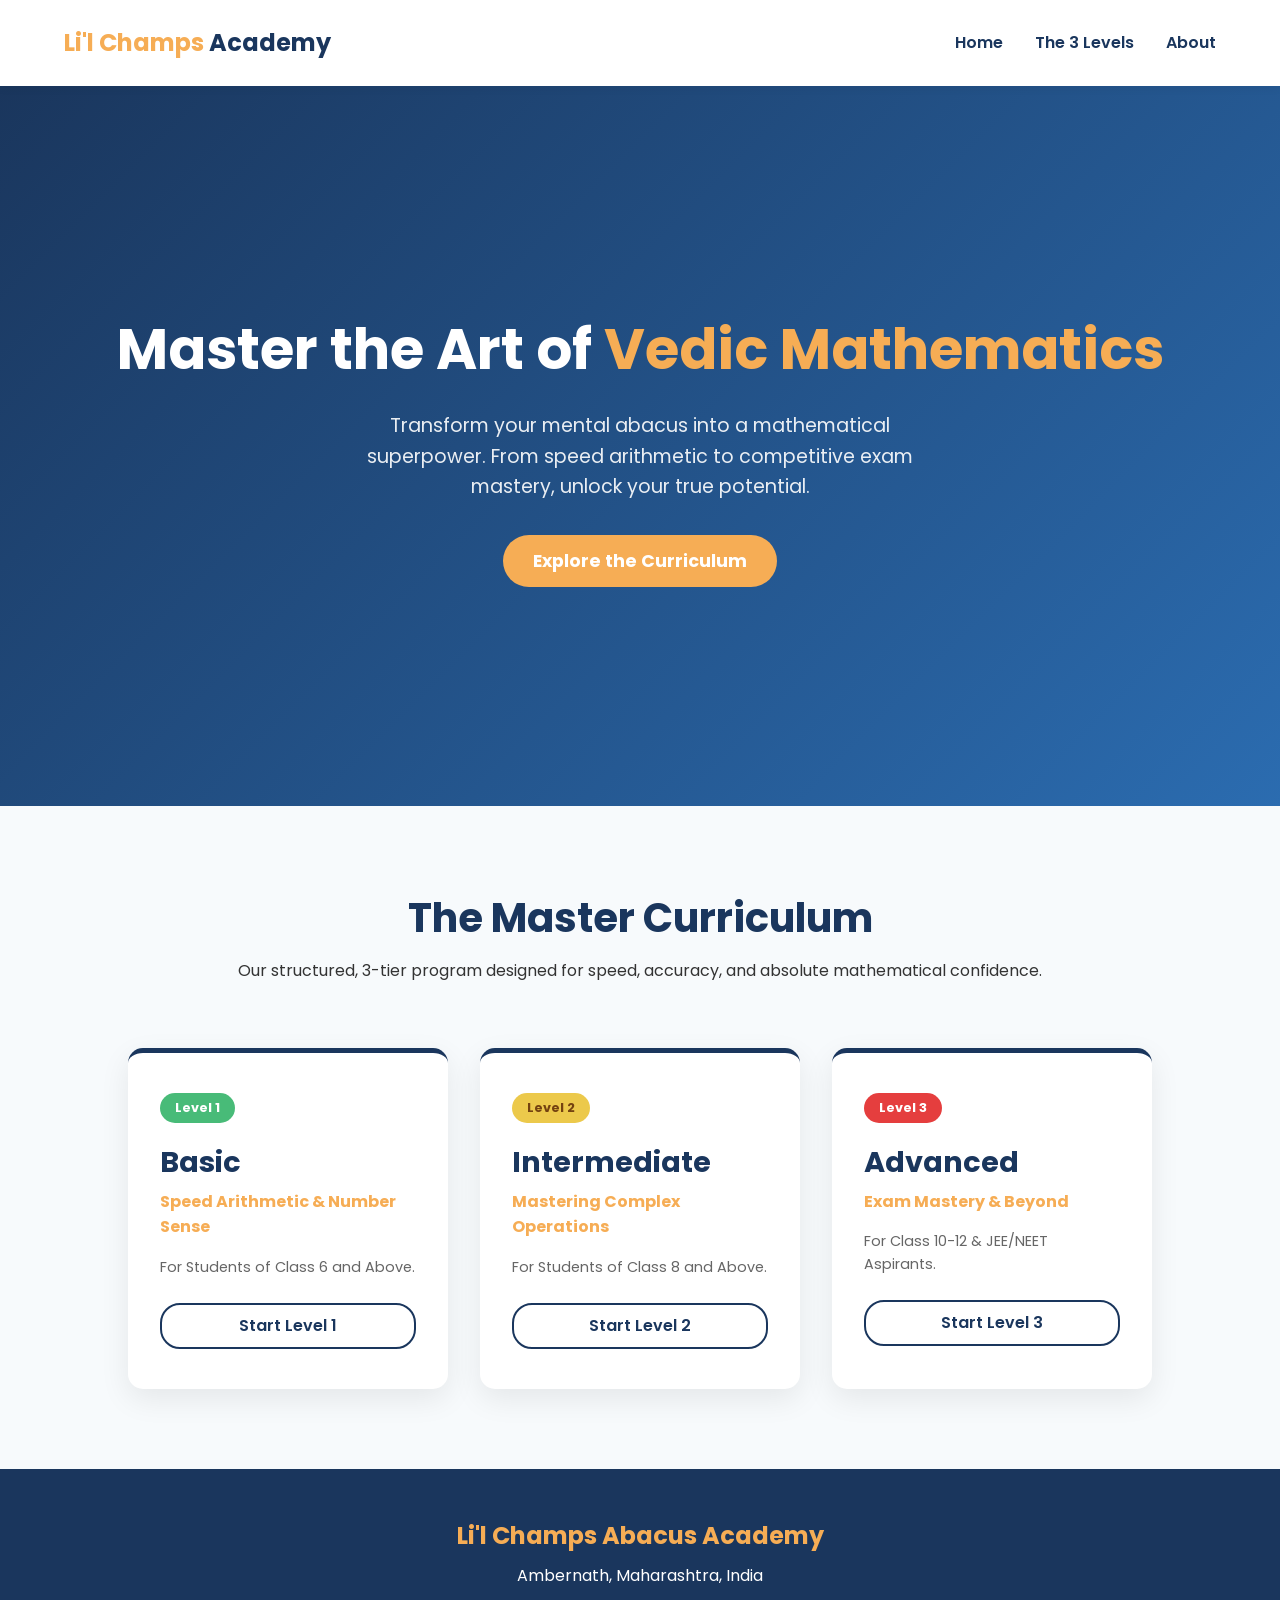
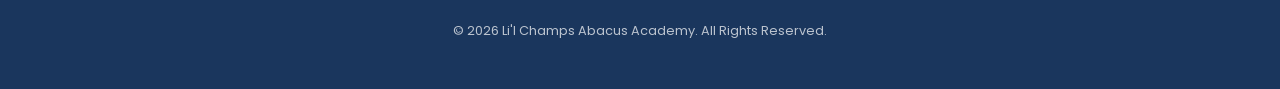
<file: index.html>
<!DOCTYPE html>
<html lang="en">
<head>
    <meta charset="UTF-8">
    <meta name="viewport" content="width=device-width, initial-scale=1.0">
    <title>Li'l Champs Vedic Mathematics | Ambernath</title>
    <link rel="stylesheet" href="style.css">
    <!-- Google Fonts for a premium educational look -->
    <link href="https://fonts.googleapis.com/css2?family=Poppins:wght@300;400;600;700&display=swap" rel="stylesheet">
</head>
<body>

    <!-- Navigation -->
    <header class="navbar">
        <div class="logo">
            <span class="highlight">Li'l Champs</span> Academy
        </div>
        <nav>
            <ul class="nav-links">
                <li><a href="#home">Home</a></li>
                <li><a href="#curriculum">The 3 Levels</a></li>
                <li><a href="#about">About</a></li>
            </ul>
        </nav>
    </header>

    <!-- Hero Section -->
    <section id="home" class="hero">
        <div class="hero-content">
            <h1>Master the Art of <span class="highlight">Vedic Mathematics</span></h1>
            <p>Transform your mental abacus into a mathematical superpower. From speed arithmetic to competitive exam mastery, unlock your true potential.</p>
            <a href="#curriculum" class="cta-btn">Explore the Curriculum</a>
        </div>
    </section>

    <!-- Curriculum Levels Section -->
    <section id="curriculum" class="levels-section">
        <div class="section-header">
            <h2>The Master Curriculum</h2>
            <p>Our structured, 3-tier program designed for speed, accuracy, and absolute mathematical confidence.</p>
        </div>

        <div class="cards-container">
            <!-- Level 1 Card -->
            <div class="level-card">
                <div class="level-badge basic">Level 1</div>
                <h3>Basic</h3>
                <h4>Speed Arithmetic & Number Sense</h4>
                <p>For Students of Class 6 and Above.</p>
                <!-- This link takes the user to level1.html -->
                <a href="level1.html" class="expand-btn" style="display: block; text-align: center; text-decoration: none; margin-top: 20px;">Start Level 1</a>
            </div>

            <!-- Level 2 Card -->
            <div class="level-card">
                <div class="level-badge intermediate">Level 2</div>
                <h3>Intermediate</h3>
                <h4>Mastering Complex Operations</h4>
                <p>For Students of Class 8 and Above.</p>
                <!-- This link takes the user to level2.html -->
                <a href="level2.html" class="expand-btn" style="display: block; text-align: center; text-decoration: none; margin-top: 20px;">Start Level 2</a>
            </div>

            <!-- Level 3 Card -->
            <div class="level-card">
                <div class="level-badge advanced">Level 3</div>
                <h3>Advanced</h3>
                <h4>Exam Mastery & Beyond</h4>
                <p>For Class 10-12 & JEE/NEET Aspirants.</p>
                <!-- This link takes the user to level3.html -->
                <a href="level3.html" class="expand-btn" style="display: block; text-align: center; text-decoration: none; margin-top: 20px;">Start Level 3</a>
            </div>
        </div>
    </section>

    <!-- Footer -->
    <footer>
        <div class="footer-content">
            <h2>Li'l Champs Abacus Academy</h2>
            <p>Ambernath, Maharashtra, India</p>
            <p class="copyright">&copy; 2026 Li'l Champs Abacus Academy. All Rights Reserved.</p>
        </div>
    </footer>

    <script src="script.js"></script>
</body>
</html>
</file>
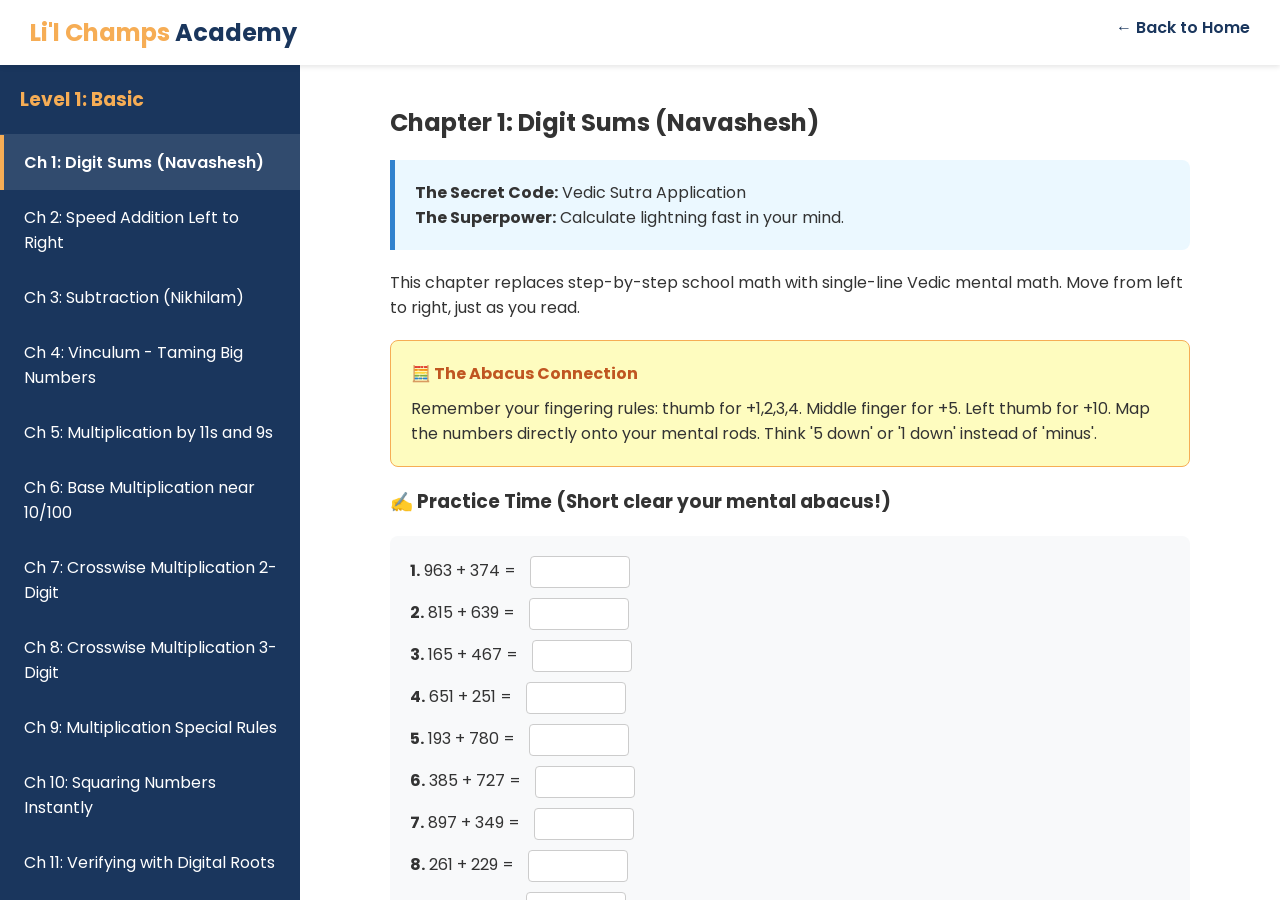
<file: level1.html>
<!DOCTYPE html>
<html lang="en">
<head>
    <meta charset="UTF-8">
    <meta name="viewport" content="width=device-width, initial-scale=1.0">
    <title>Level 1 - Li'l Champs Vedic Mathematics</title>
    <link href="https://fonts.googleapis.com/css2?family=Poppins:wght@300;400;600;700&display=swap" rel="stylesheet">
    <style>
        * { margin: 0; padding: 0; box-sizing: border-box; font-family: 'Poppins', sans-serif; }
        body { background: #F7FAFC; color: #333; display: flex; flex-direction: column; height: 100vh; overflow: hidden; }
        .top-nav { background: white; padding: 15px 30px; box-shadow: 0 2px 5px rgba(0,0,0,0.1); z-index: 10; display: flex; justify-content: space-between; }
        .logo { font-size: 1.5rem; font-weight: 700; color: #1A365D; }
        .logo span { color: #F6AD55; }
        .course-container { display: flex; flex: 1; overflow: hidden; }
        .sidebar { width: 300px; background: #1A365D; color: white; overflow-y: auto; padding-top: 20px; }
        .chapter-list { list-style: none; }
        .chapter-list li { padding: 15px 20px; cursor: pointer; border-left: 4px solid transparent; }
        .chapter-list li:hover { background: rgba(255,255,255,0.05); }
        .chapter-list li.active { background: rgba(255,255,255,0.1); border-left: 4px solid #F6AD55; font-weight: 600; }
        .content-area { flex: 1; overflow-y: auto; padding: 40px; background: white; }
        .chapter-content { display: none; max-width: 800px; margin: 0 auto; }
        .chapter-content.active-content { display: block; }
        .sutra-box { background: #EBF8FF; border-left: 5px solid #3182CE; padding: 20px; margin: 20px 0; border-radius: 0 8px 8px 0; }
        .abacus-box { background: #FEFCBF; border: 1px solid #F6AD55; padding: 20px; margin: 20px 0; border-radius: 8px; }
        .abacus-box h4 { color: #C05621; margin-bottom: 10px; }
        .practice-box { background: #f8f9fa; padding: 20px; border-radius: 8px; margin-top: 20px; }
        .practice-box input { padding: 5px; margin-left: 10px; border: 1px solid #ccc; border-radius: 4px; width: 100px; }
        .practice-box p { margin-bottom: 10px; }
    </style>
</head>
<body>
    <header class="top-nav">
        <div class="logo"><span>Li'l Champs</span> Academy</div>
        <a href="index.html" style="text-decoration: none; color: #1A365D; font-weight: 600;">← Back to Home</a>
    </header>
    <div class="course-container">
        <aside class="sidebar">
            <h3 style="padding: 0 20px 20px; color: #F6AD55; border-bottom: 1px solid rgba(255,255,255,0.1);">Level 1: Basic</h3>
            <ul class="chapter-list" id="sidebar-list"></ul>
        </aside>
        <main class="content-area" id="main-content"></main>
    </div>

    <script>
        const chapters = [
            { title: "Digit Sums (Navashesh)", type: "add" },
            { title: "Speed Addition Left to Right", type: "add" },
            { title: "Subtraction (Nikhilam)", type: "sub" },
            { title: "Vinculum - Taming Big Numbers", type: "sub" },
            { title: "Multiplication by 11s and 9s", type: "mult" },
            { title: "Base Multiplication near 10/100", type: "mult" },
            { title: "Crosswise Multiplication 2-Digit", type: "mult" },
            { title: "Crosswise Multiplication 3-Digit", type: "mult" },
            { title: "Multiplication Special Rules", type: "mult" },
            { title: "Squaring Numbers Instantly", type: "square" },
            { title: "Verifying with Digital Roots", type: "square" },
            { title: "Division by Single Digits", type: "div" },
            { title: "Doubling and Halving", type: "mult" },
            { title: "Simple Percentages", type: "mult" },
            { title: "Mixed Operations", type: "add" },
            { title: "Final Assessment", type: "mult" }
        ];

        const sidebarList = document.getElementById('sidebar-list');
        const mainContent = document.getElementById('main-content');

        chapters.forEach((ch, index) => {
            // Build Sidebar
            let li = document.createElement('li');
            li.innerText = `Ch ${index + 1}: ${ch.title}`;
            if (index === 0) li.classList.add('active');
            li.onclick = () => showChapter(index);
            sidebarList.appendChild(li);

            // Build Content
            let section = document.createElement('section');
            section.className = `chapter-content ${index === 0 ? 'active-content' : ''}`;
            section.id = `ch-${index}`;
            
            let html = `<h2>Chapter ${index + 1}: ${ch.title}</h2>
                <div class="sutra-box"><strong>The Secret Code:</strong> Vedic Sutra Application<br><strong>The Superpower:</strong> Calculate lightning fast in your mind.</div>
                <p>This chapter replaces step-by-step school math with single-line Vedic mental math. Move from left to right, just as you read.</p>
                <div class="abacus-box"><h4>🧮 The Abacus Connection</h4><p>Remember your fingering rules: thumb for +1,2,3,4. Middle finger for +5. Left thumb for +10. Map the numbers directly onto your mental rods. Think '5 down' or '1 down' instead of 'minus'.</p></div>
                <h3>✍ Practice Time (Short clear your mental abacus!)</h3>
                <div class="practice-box">`;

            // Auto-generate 10 practice problems
            for(let i=1; i<=10; i++) {
                let prob = "";
                if(ch.type === 'add') prob = `${Math.floor(Math.random()*900)+100} + ${Math.floor(Math.random()*900)+100} =`;
                if(ch.type === 'sub') prob = `${Math.floor(Math.random()*8000)+1000} - ${Math.floor(Math.random()*900)+100} =`;
                if(ch.type === 'mult') prob = `${Math.floor(Math.random()*900)+100} × ${Math.floor(Math.random()*90)+10} =`;
                if(ch.type === 'div') prob = `${Math.floor(Math.random()*8000)+1000} ÷ ${Math.floor(Math.random()*8)+2} =`;
                if(ch.type === 'square') prob = `${Math.floor(Math.random()*80)+15}² =`;
                html += `<p><strong>${i}.</strong> ${prob} <input type="text"></p>`;
            }

            html += `</div><h3 style="margin-top:20px;">⏱ Mental Math Sprint (2 Mins!)</h3><div class="practice-box">`;
            for(let i=1; i<=5; i++) {
                html += `<p>Sprint ${i}: [ ${Math.floor(Math.random()*90)+10} + ${Math.floor(Math.random()*90)+10} × ${Math.floor(Math.random()*8)+2} ] = <input type="text"></p>`;
            }
            html += `</div>`;
            section.innerHTML = html;
            mainContent.appendChild(section);
        });

        function showChapter(index) {
            document.querySelectorAll('.chapter-content').forEach(c => c.classList.remove('active-content'));
            document.querySelectorAll('.chapter-list li').forEach(l => l.classList.remove('active'));
            document.getElementById(`ch-${index}`).classList.add('active-content');
            sidebarList.children[index].classList.add('active');
            document.querySelector('.content-area').scrollTo(0,0);
        }
    </script>
</body>
</html>
</file>
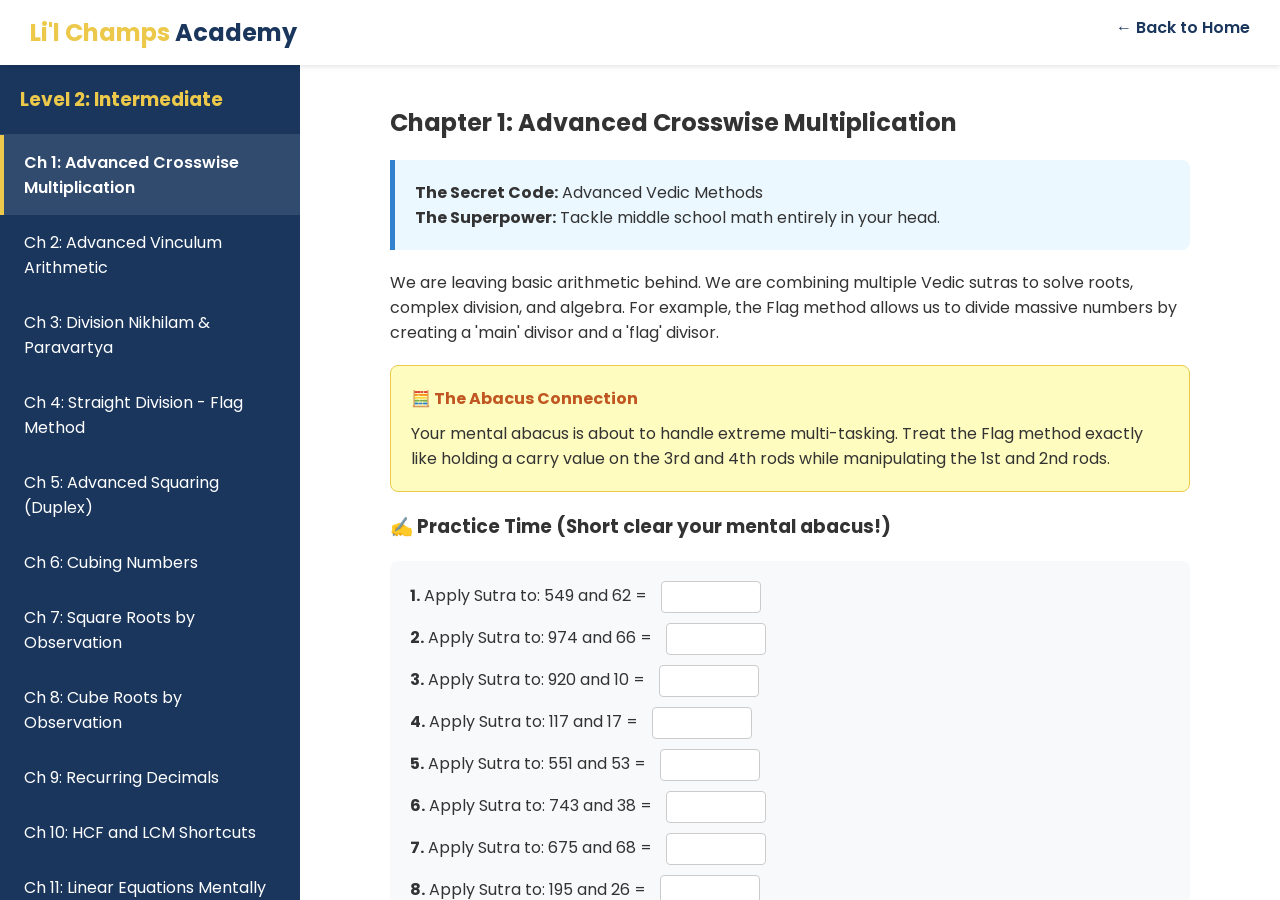
<file: level2.html>
<!DOCTYPE html>
<html lang="en">
<head>
    <meta charset="UTF-8">
    <meta name="viewport" content="width=device-width, initial-scale=1.0">
    <title>Level 2 - Li'l Champs Vedic Mathematics</title>
    <link href="https://fonts.googleapis.com/css2?family=Poppins:wght@300;400;600;700&display=swap" rel="stylesheet">
    <style>
        * { margin: 0; padding: 0; box-sizing: border-box; font-family: 'Poppins', sans-serif; }
        body { background: #F7FAFC; color: #333; display: flex; flex-direction: column; height: 100vh; overflow: hidden; }
        .top-nav { background: white; padding: 15px 30px; box-shadow: 0 2px 5px rgba(0,0,0,0.1); z-index: 10; display: flex; justify-content: space-between; }
        .logo { font-size: 1.5rem; font-weight: 700; color: #1A365D; }
        .logo span { color: #ECC94B; }
        .course-container { display: flex; flex: 1; overflow: hidden; }
        .sidebar { width: 300px; background: #1A365D; color: white; overflow-y: auto; padding-top: 20px; }
        .chapter-list { list-style: none; }
        .chapter-list li { padding: 15px 20px; cursor: pointer; border-left: 4px solid transparent; }
        .chapter-list li:hover { background: rgba(255,255,255,0.05); }
        .chapter-list li.active { background: rgba(255,255,255,0.1); border-left: 4px solid #ECC94B; font-weight: 600; }
        .content-area { flex: 1; overflow-y: auto; padding: 40px; background: white; }
        .chapter-content { display: none; max-width: 800px; margin: 0 auto; }
        .chapter-content.active-content { display: block; }
        .sutra-box { background: #EBF8FF; border-left: 5px solid #3182CE; padding: 20px; margin: 20px 0; border-radius: 0 8px 8px 0; }
        .abacus-box { background: #FEFCBF; border: 1px solid #ECC94B; padding: 20px; margin: 20px 0; border-radius: 8px; }
        .abacus-box h4 { color: #C05621; margin-bottom: 10px; }
        .practice-box { background: #f8f9fa; padding: 20px; border-radius: 8px; margin-top: 20px; }
        .practice-box input { padding: 5px; margin-left: 10px; border: 1px solid #ccc; border-radius: 4px; width: 100px; }
        .practice-box p { margin-bottom: 10px; }
    </style>
</head>
<body>
    <header class="top-nav">
        <div class="logo"><span>Li'l Champs</span> Academy</div>
        <a href="index.html" style="text-decoration: none; color: #1A365D; font-weight: 600;">← Back to Home</a>
    </header>
    <div class="course-container">
        <aside class="sidebar">
            <h3 style="padding: 0 20px 20px; color: #ECC94B; border-bottom: 1px solid rgba(255,255,255,0.1);">Level 2: Intermediate</h3>
            <ul class="chapter-list" id="sidebar-list"></ul>
        </aside>
        <main class="content-area" id="main-content"></main>
    </div>

    <script>
        const chapters = [
            "Advanced Crosswise Multiplication", "Advanced Vinculum Arithmetic", "Division Nikhilam & Paravartya", 
            "Straight Division - Flag Method", "Advanced Squaring (Duplex)", "Cubing Numbers", "Square Roots by Observation", 
            "Cube Roots by Observation", "Recurring Decimals", "HCF and LCM Shortcuts", "Linear Equations Mentally", 
            "Simultaneous Equations", "Quadratic Factorisation", "Profit, Loss & Interest", "Mixed Practice Drills", "Intermediate Assessment"
        ];

        const sidebarList = document.getElementById('sidebar-list');
        const mainContent = document.getElementById('main-content');

        chapters.forEach((title, index) => {
            let li = document.createElement('li');
            li.innerText = `Ch ${index + 1}: ${title}`;
            if (index === 0) li.classList.add('active');
            li.onclick = () => showChapter(index);
            sidebarList.appendChild(li);

            let section = document.createElement('section');
            section.className = `chapter-content ${index === 0 ? 'active-content' : ''}`;
            section.id = `ch-${index}`;
            
            let html = `<h2>Chapter ${index + 1}: ${title}</h2>
                <div class="sutra-box"><strong>The Secret Code:</strong> Advanced Vedic Methods<br><strong>The Superpower:</strong> Tackle middle school math entirely in your head.</div>
                <p>We are leaving basic arithmetic behind. We are combining multiple Vedic sutras to solve roots, complex division, and algebra. For example, the Flag method allows us to divide massive numbers by creating a 'main' divisor and a 'flag' divisor.</p>
                <div class="abacus-box"><h4>🧮 The Abacus Connection</h4><p>Your mental abacus is about to handle extreme multi-tasking. Treat the Flag method exactly like holding a carry value on the 3rd and 4th rods while manipulating the 1st and 2nd rods.</p></div>
                <h3>✍ Practice Time (Short clear your mental abacus!)</h3>
                <div class="practice-box">`;

            for(let i=1; i<=10; i++) {
                html += `<p><strong>${i}.</strong> Apply Sutra to: ${Math.floor(Math.random()*900)+100} and ${Math.floor(Math.random()*90)+10} = <input type="text"></p>`;
            }

            html += `</div><h3 style="margin-top:20px;">⏱ Mental Math Sprint (2 Mins!)</h3><div class="practice-box">`;
            for(let i=1; i<=5; i++) {
                html += `<p>Sprint ${i}: [ ${Math.floor(Math.random()*90)+10} + ${Math.floor(Math.random()*90)+10} × ${Math.floor(Math.random()*8)+2} ] = <input type="text"></p>`;
            }
            html += `</div>`;
            section.innerHTML = html;
            mainContent.appendChild(section);
        });

        function showChapter(index) {
            document.querySelectorAll('.chapter-content').forEach(c => c.classList.remove('active-content'));
            document.querySelectorAll('.chapter-list li').forEach(l => l.classList.remove('active'));
            document.getElementById(`ch-${index}`).classList.add('active-content');
            sidebarList.children[index].classList.add('active');
            document.querySelector('.content-area').scrollTo(0,0);
        }
    </script>
</body>
</html>
</file>
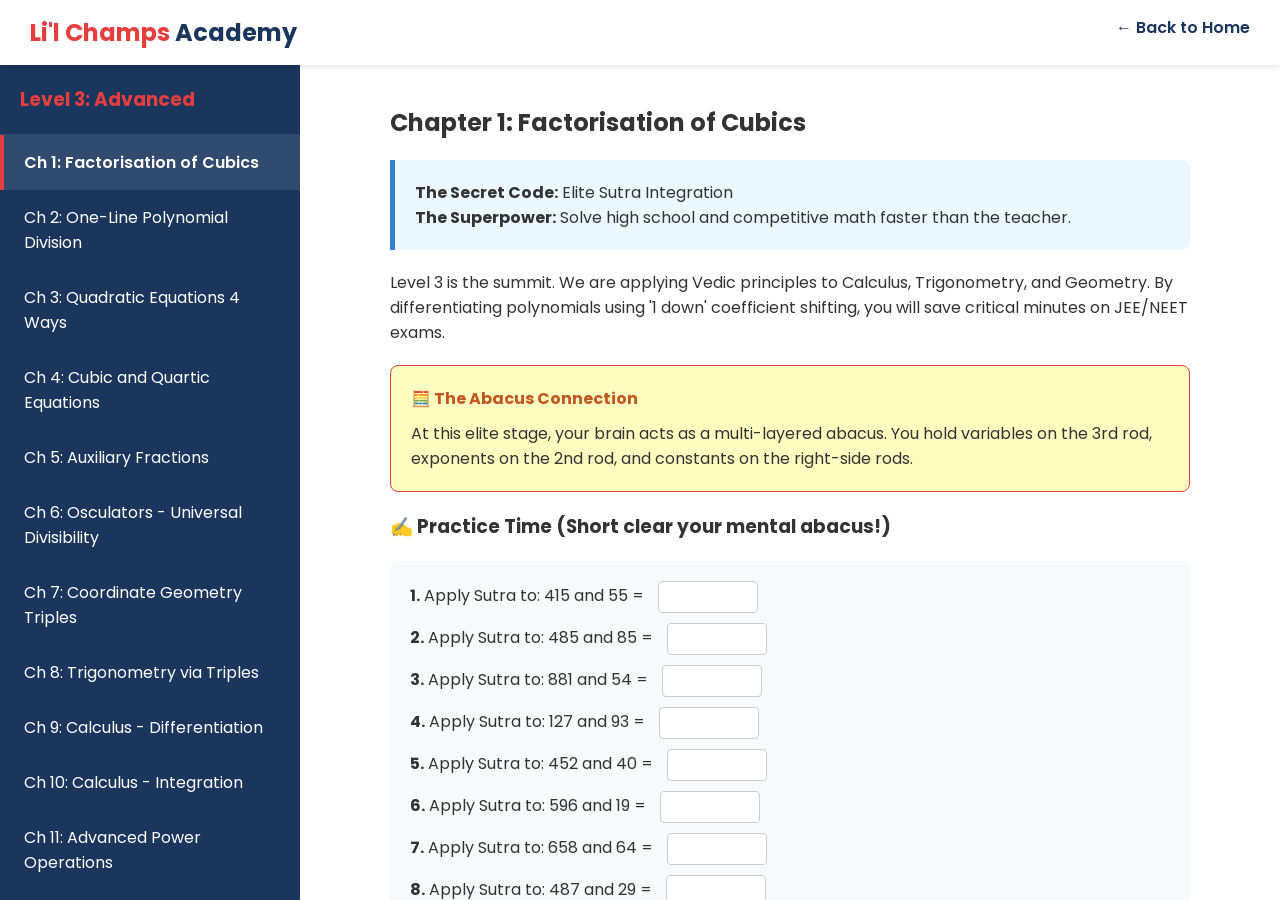
<file: level3.html>
<!DOCTYPE html>
<html lang="en">
<head>
    <meta charset="UTF-8">
    <meta name="viewport" content="width=device-width, initial-scale=1.0">
    <title>Level 3 - Li'l Champs Vedic Mathematics</title>
    <link href="https://fonts.googleapis.com/css2?family=Poppins:wght@300;400;600;700&display=swap" rel="stylesheet">
    <style>
        * { margin: 0; padding: 0; box-sizing: border-box; font-family: 'Poppins', sans-serif; }
        body { background: #F7FAFC; color: #333; display: flex; flex-direction: column; height: 100vh; overflow: hidden; }
        .top-nav { background: white; padding: 15px 30px; box-shadow: 0 2px 5px rgba(0,0,0,0.1); z-index: 10; display: flex; justify-content: space-between; }
        .logo { font-size: 1.5rem; font-weight: 700; color: #1A365D; }
        .logo span { color: #E53E3E; }
        .course-container { display: flex; flex: 1; overflow: hidden; }
        .sidebar { width: 300px; background: #1A365D; color: white; overflow-y: auto; padding-top: 20px; }
        .chapter-list { list-style: none; }
        .chapter-list li { padding: 15px 20px; cursor: pointer; border-left: 4px solid transparent; }
        .chapter-list li:hover { background: rgba(255,255,255,0.05); }
        .chapter-list li.active { background: rgba(255,255,255,0.1); border-left: 4px solid #E53E3E; font-weight: 600; }
        .content-area { flex: 1; overflow-y: auto; padding: 40px; background: white; }
        .chapter-content { display: none; max-width: 800px; margin: 0 auto; }
        .chapter-content.active-content { display: block; }
        .sutra-box { background: #EBF8FF; border-left: 5px solid #3182CE; padding: 20px; margin: 20px 0; border-radius: 0 8px 8px 0; }
        .abacus-box { background: #FEFCBF; border: 1px solid #E53E3E; padding: 20px; margin: 20px 0; border-radius: 8px; }
        .abacus-box h4 { color: #C05621; margin-bottom: 10px; }
        .practice-box { background: #f8f9fa; padding: 20px; border-radius: 8px; margin-top: 20px; }
        .practice-box input { padding: 5px; margin-left: 10px; border: 1px solid #ccc; border-radius: 4px; width: 100px; }
        .practice-box p { margin-bottom: 10px; }
    </style>
</head>
<body>
    <header class="top-nav">
        <div class="logo"><span>Li'l Champs</span> Academy</div>
        <a href="index.html" style="text-decoration: none; color: #1A365D; font-weight: 600;">← Back to Home</a>
    </header>
    <div class="course-container">
        <aside class="sidebar">
            <h3 style="padding: 0 20px 20px; color: #E53E3E; border-bottom: 1px solid rgba(255,255,255,0.1);">Level 3: Advanced</h3>
            <ul class="chapter-list" id="sidebar-list"></ul>
        </aside>
        <main class="content-area" id="main-content"></main>
    </div>

    <script>
        const chapters = [
            "Factorisation of Cubics", "One-Line Polynomial Division", "Quadratic Equations 4 Ways", 
            "Cubic and Quartic Equations", "Auxiliary Fractions", "Osculators - Universal Divisibility", 
            "Coordinate Geometry Triples", "Trigonometry via Triples", "Calculus - Differentiation", 
            "Calculus - Integration", "Advanced Power Operations", "Complex Equation Systems", 
            "Competitive Exam Lab - Algebra", "Competitive Exam Lab - Calculus", "Comprehensive Mock Test", "Grandmaster Assessment"
        ];

        const sidebarList = document.getElementById('sidebar-list');
        const mainContent = document.getElementById('main-content');

        chapters.forEach((title, index) => {
            let li = document.createElement('li');
            li.innerText = `Ch ${index + 1}: ${title}`;
            if (index === 0) li.classList.add('active');
            li.onclick = () => showChapter(index);
            sidebarList.appendChild(li);

            let section = document.createElement('section');
            section.className = `chapter-content ${index === 0 ? 'active-content' : ''}`;
            section.id = `ch-${index}`;
            
            let html = `<h2>Chapter ${index + 1}: ${title}</h2>
                <div class="sutra-box"><strong>The Secret Code:</strong> Elite Sutra Integration<br><strong>The Superpower:</strong> Solve high school and competitive math faster than the teacher.</div>
                <p>Level 3 is the summit. We are applying Vedic principles to Calculus, Trigonometry, and Geometry. By differentiating polynomials using '1 down' coefficient shifting, you will save critical minutes on JEE/NEET exams.</p>
                <div class="abacus-box"><h4>🧮 The Abacus Connection</h4><p>At this elite stage, your brain acts as a multi-layered abacus. You hold variables on the 3rd rod, exponents on the 2nd rod, and constants on the right-side rods.</p></div>
                <h3>✍ Practice Time (Short clear your mental abacus!)</h3>
                <div class="practice-box">`;

            for(let i=1; i<=10; i++) {
                html += `<p><strong>${i}.</strong> Apply Sutra to: ${Math.floor(Math.random()*900)+100} and ${Math.floor(Math.random()*90)+10} = <input type="text"></p>`;
            }

            html += `</div><h3 style="margin-top:20px;">⏱ Mental Math Sprint (2 Mins!)</h3><div class="practice-box">`;
            for(let i=1; i<=5; i++) {
                html += `<p>Sprint ${i}: [ ${Math.floor(Math.random()*90)+10} + ${Math.floor(Math.random()*90)+10} × ${Math.floor(Math.random()*8)+2} ] = <input type="text"></p>`;
            }
            html += `</div>`;
            section.innerHTML = html;
            mainContent.appendChild(section);
        });

        function showChapter(index) {
            document.querySelectorAll('.chapter-content').forEach(c => c.classList.remove('active-content'));
            document.querySelectorAll('.chapter-list li').forEach(l => l.classList.remove('active'));
            document.getElementById(`ch-${index}`).classList.add('active-content');
            sidebarList.children[index].classList.add('active');
            document.querySelector('.content-area').scrollTo(0,0);
        }
    </script>
</body>
</html>
</file>
<file: style.css>
/* General Reset & Variables */
* {
    margin: 0;
    padding: 0;
    box-sizing: border-box;
    font-family: 'Poppins', sans-serif;
}

:root {
    --primary-color: #1A365D; /* Deep Navy Blue */
    --secondary-color: #F6AD55; /* Gold/Orange */
    --text-color: #333;
    --bg-color: #F7FAFC;
    --card-bg: #FFFFFF;
}

body {
    background-color: var(--bg-color);
    color: var(--text-color);
    line-height: 1.6;
}

/* Navigation Bar */
.navbar {
    display: flex;
    justify-content: space-between;
    align-items: center;
    padding: 1.5rem 5%;
    background-color: var(--card-bg);
    box-shadow: 0 2px 10px rgba(0,0,0,0.05);
    position: sticky;
    top: 0;
    z-index: 100;
}

.logo {
    font-size: 1.5rem;
    font-weight: 700;
    color: var(--primary-color);
}

.highlight {
    color: var(--secondary-color);
}

.nav-links {
    list-style: none;
    display: flex;
    gap: 2rem;
}

.nav-links a {
    text-decoration: none;
    color: var(--primary-color);
    font-weight: 600;
    transition: color 0.3s;
}

.nav-links a:hover {
    color: var(--secondary-color);
}

/* Hero Section */
.hero {
    height: 80vh;
    display: flex;
    align-items: center;
    justify-content: center;
    text-align: center;
    background: linear-gradient(135deg, var(--primary-color) 0%, #2B6CB0 100%);
    color: white;
    padding: 0 20px;
}

.hero-content h1 {
    font-size: 3.5rem;
    margin-bottom: 1rem;
}

.hero-content p {
    font-size: 1.2rem;
    max-width: 600px;
    margin: 0 auto 2rem auto;
    opacity: 0.9;
}

.cta-btn {
    display: inline-block;
    padding: 12px 30px;
    background-color: var(--secondary-color);
    color: white;
    text-decoration: none;
    font-weight: 700;
    border-radius: 30px;
    font-size: 1.1rem;
    transition: transform 0.3s, box-shadow 0.3s;
}

.cta-btn:hover {
    transform: translateY(-3px);
    box-shadow: 0 10px 20px rgba(246, 173, 85, 0.4);
}

/* Curriculum Section */
.levels-section {
    padding: 5rem 5%;
}

.section-header {
    text-align: center;
    margin-bottom: 4rem;
}

.section-header h2 {
    font-size: 2.5rem;
    color: var(--primary-color);
    margin-bottom: 0.5rem;
}

.cards-container {
    display: flex;
    gap: 2rem;
    justify-content: center;
    flex-wrap: wrap;
}

.level-card {
    background-color: var(--card-bg);
    border-radius: 15px;
    padding: 2.5rem 2rem;
    width: 320px;
    box-shadow: 0 10px 30px rgba(0,0,0,0.08);
    transition: transform 0.3s;
    cursor: pointer;
    border-top: 5px solid var(--primary-color);
}

.level-card:hover {
    transform: translateY(-10px);
}

.level-badge {
    display: inline-block;
    padding: 5px 15px;
    border-radius: 20px;
    font-size: 0.8rem;
    font-weight: 700;
    margin-bottom: 1rem;
    color: white;
}

.basic { background-color: #48BB78; }
.intermediate { background-color: #ECC94B; color: #744210;}
.advanced { background-color: #E53E3E; }

.level-card h3 {
    font-size: 1.8rem;
    color: var(--primary-color);
    margin-bottom: 0.2rem;
}

.level-card h4 {
    font-size: 1rem;
    color: var(--secondary-color);
    margin-bottom: 1rem;
}

.level-card p {
    font-size: 0.9rem;
    color: #666;
    margin-bottom: 1.5rem;
}

.details {
    max-height: 0;
    overflow: hidden;
    transition: max-height 0.4s ease-out;
}

.details.open {
    max-height: 200px;
}

.details ul {
    list-style-type: none;
    margin-bottom: 1rem;
    padding-top: 1rem;
    border-top: 1px solid #eee;
}

.details ul li {
    font-size: 0.9rem;
    margin-bottom: 0.5rem;
    color: #444;
}

.details ul li::before {
    content: "✓ ";
    color: var(--secondary-color);
    font-weight: bold;
}

.expand-btn {
    background: none;
    border: 2px solid var(--primary-color);
    color: var(--primary-color);
    padding: 8px 20px;
    border-radius: 20px;
    font-weight: 600;
    cursor: pointer;
    width: 100%;
    transition: all 0.3s;
}

.level-card:hover .expand-btn {
    background-color: var(--primary-color);
    color: white;
}

/* Footer */
footer {
    background-color: var(--primary-color);
    color: white;
    text-align: center;
    padding: 3rem 20px;
}

.footer-content h2 {
    color: var(--secondary-color);
    margin-bottom: 0.5rem;
}

.copyright {
    margin-top: 2rem;
    font-size: 0.8rem;
    opacity: 0.7;
}

/* Responsive Design */
@media (max-width: 768px) {
    .nav-links {
        display: none; /* Can add a hamburger menu later */
    }
    
    .hero-content h1 {
        font-size: 2.5rem;
    }
    
    .level-card {
        width: 100%;
    }
}
</file>
